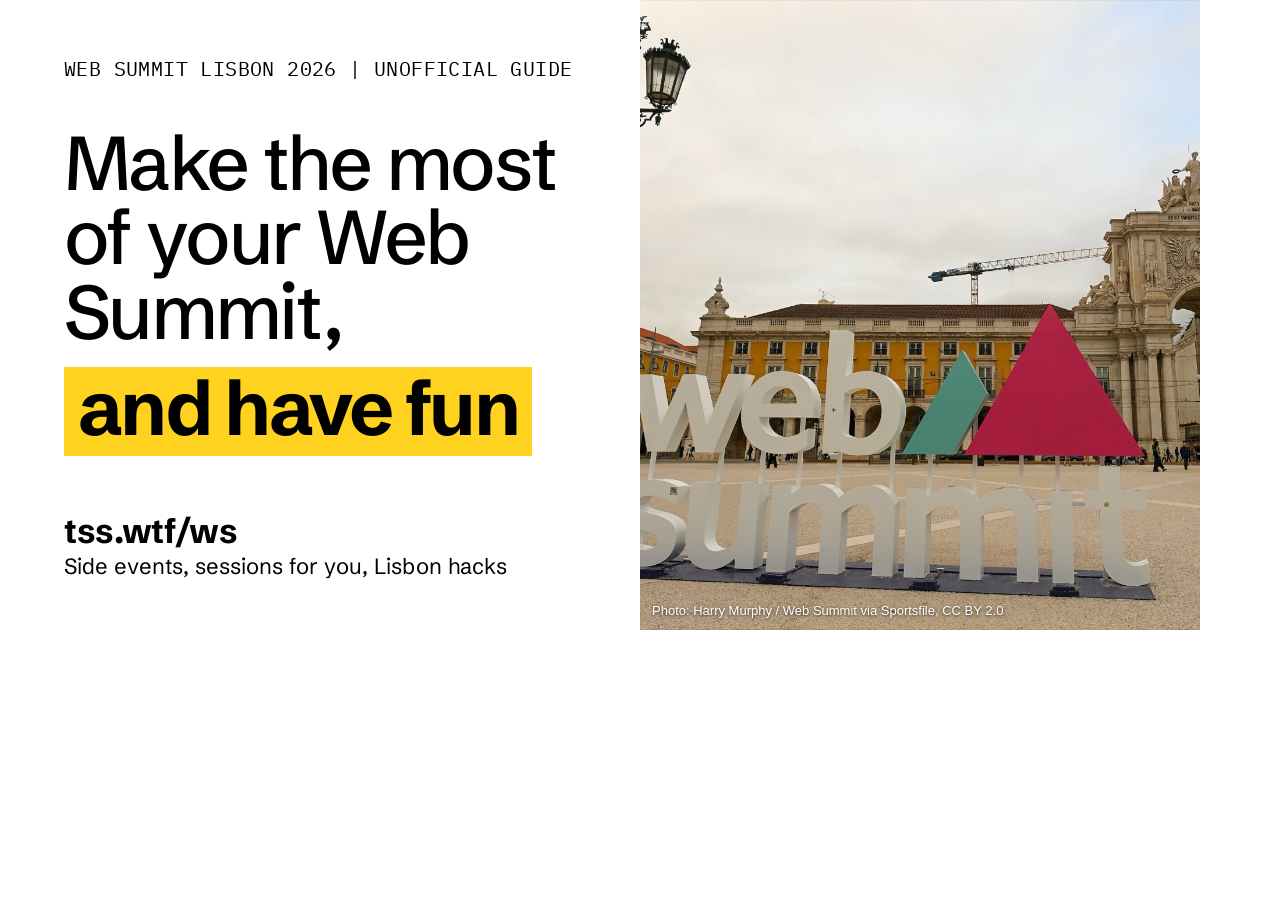
<file: scripts/og-card.html>
<!doctype html>
<html lang="en"><head><meta charset="utf-8">
<link href="https://fonts.googleapis.com/css2?family=IBM+Plex+Mono:wght@400&family=Schibsted+Grotesk:wght@500;700&display=swap" rel="stylesheet">
<style>
  * { box-sizing: border-box; margin: 0; }
  body { width: 1200px; height: 630px; display: grid; grid-template-columns: 640px 560px; background: #fff; color: #000; font-family: "Schibsted Grotesk", Arial, sans-serif; }
  .text { padding: 56px 48px 48px 64px; display: flex; flex-direction: column; }
  .strip { font: 400 20px/1.3 "IBM Plex Mono", monospace; text-transform: uppercase; letter-spacing: .02em; }
  h1 { margin-top: 44px; font-weight: 500; font-size: 76px; line-height: .98; letter-spacing: -.035em; }
  h1 span { display: block; margin-top: 18px; font-weight: 700; background: #ffd21f; padding: 4px 14px 10px; width: fit-content; }
  .foot { margin-top: auto; font-size: 22px; line-height: 1.3; }
  .foot b { display: block; font-weight: 700; font-size: 34px; letter-spacing: -.01em; }
  .photo { position: relative; background: url("../public/img/praca-do-comercio.jpg") 38% 70% / cover; }
  .credit { position: absolute; left: 12px; bottom: 10px; right: 12px; color: #fff; font: 400 13px/1.3 Arial, sans-serif; text-shadow: 0 1px 3px rgba(0,0,0,.7); }
</style></head>
<body>
  <div class="text">
    <p class="strip">Web Summit Lisbon 2026 | Unofficial guide</p>
    <h1>Make the most of your Web Summit,<span>and have fun</span></h1>
    <p class="foot"><b>tss.wtf/ws</b>Side events, sessions for you, Lisbon hacks</p>
  </div>
  <div class="photo"><p class="credit">Photo: Harry Murphy / Web Summit via Sportsfile, CC BY 2.0</p></div>
</body></html>
</file>
